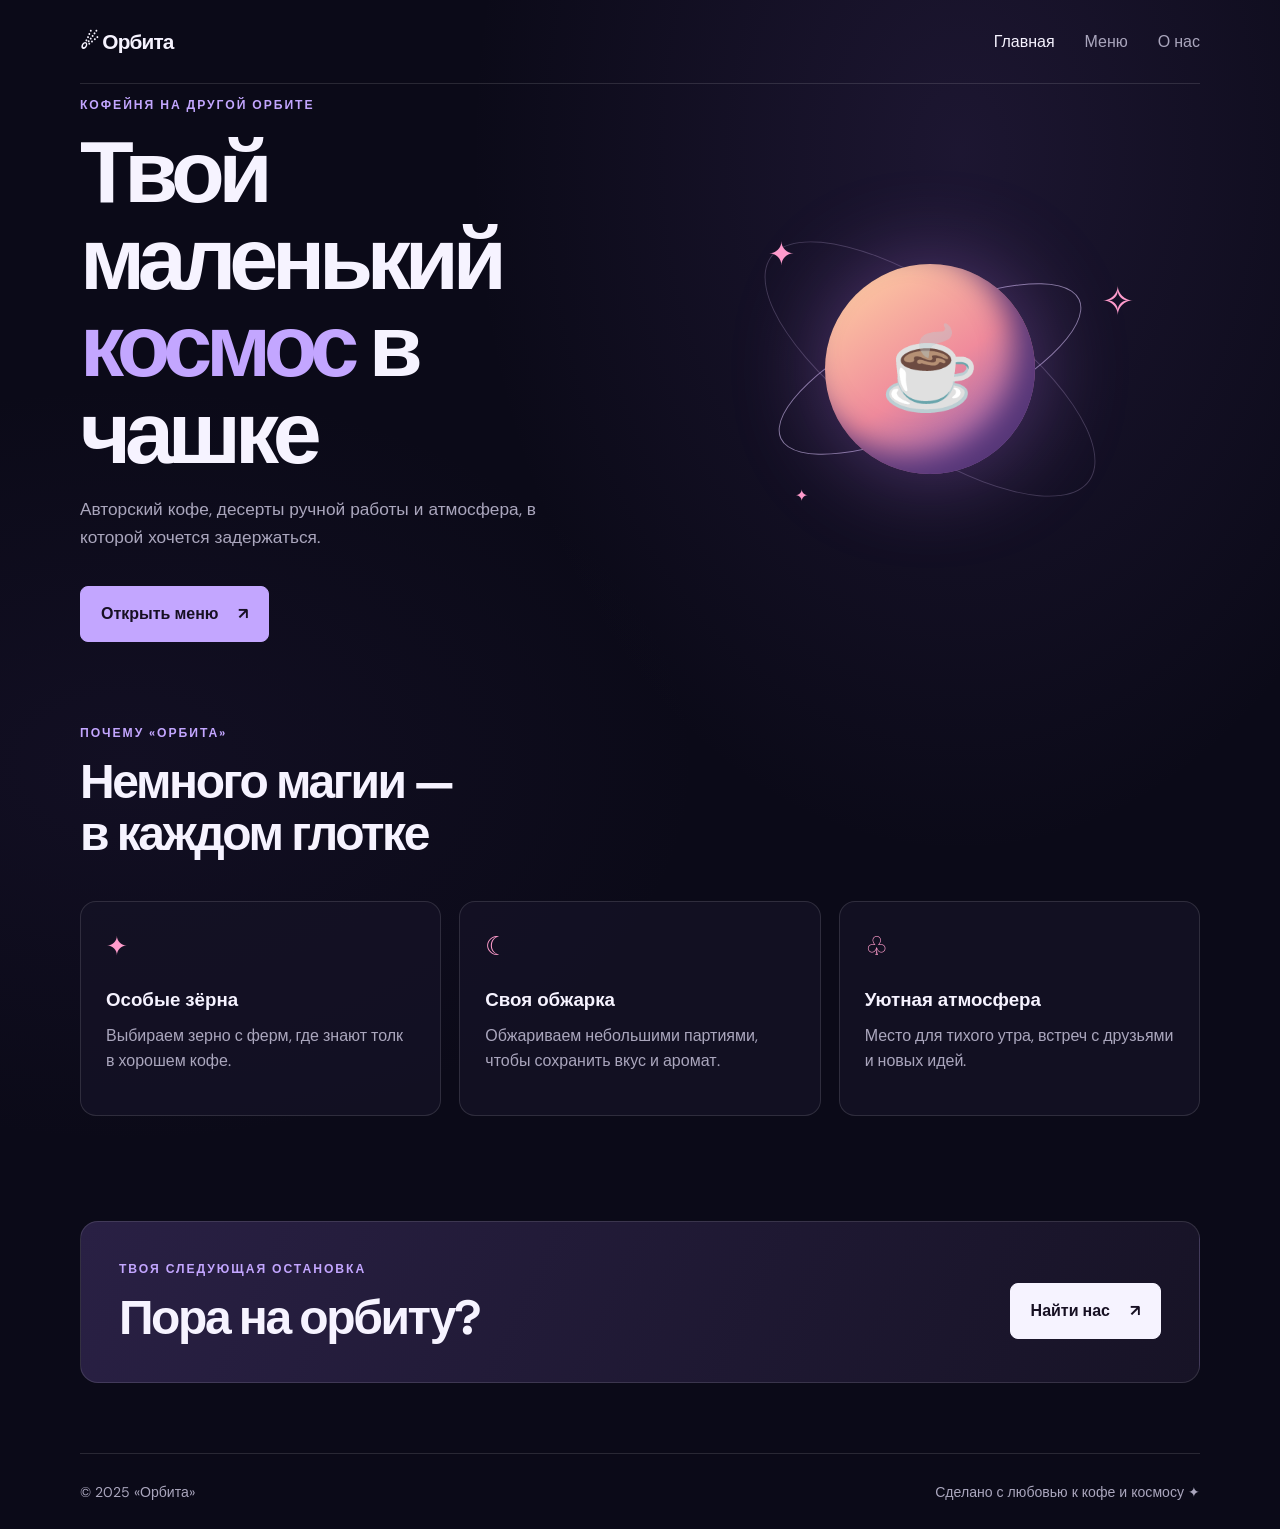
<file: Итоговая/index.html>
<!DOCTYPE html>
<html lang="ru">
<head>
  <meta charset="UTF-8">
  <meta name="viewport" content="width=device-width, initial-scale=1.0">
  <meta name="description" content="Космическая кофейня — кофе и десерты на другой орбите.">
  <title>Орбита — космическая кофейня</title>
  <link rel="stylesheet" href="style.css">
  <script src="script.js" defer></script>
</head>
<body>
  <header class="header">
    <a class="logo" href="index.html">☄ Орбита</a>
    <nav class="nav" aria-label="Основная навигация">
      <a class="active" href="index.html">Главная</a>
      <a href="menu.html">Меню</a>
      <a href="about.html">О нас</a>
    </nav>
  </header>

  <main>
    <section class="hero reveal">
      <div class="hero-copy">
        <p class="eyebrow">КОФЕЙНЯ НА ДРУГОЙ ОРБИТЕ</p>
        <h1>Твой маленький<br><span>космос</span> в чашке</h1>
        <p class="intro">
          Авторский кофе, десерты ручной работы и атмосфера,
          в которой хочется задержаться.
        </p>
        <a class="button" href="menu.html">Открыть меню <span>↗</span></a>
      </div>

      <div class="planet-scene" aria-label="Иллюстрация планеты">
        <div class="orbit orbit-one"></div>
        <div class="orbit orbit-two"></div>
        <div class="planet">☕</div>
        <span class="star star-one">✦</span>
        <span class="star star-two">✧</span>
        <span class="star star-three">✦</span>
      </div>
    </section>

    <section class="section reveal">
      <p class="eyebrow">ПОЧЕМУ «ОРБИТА»</p>
      <h2>Немного магии —<br>в каждом глотке</h2>

      <div class="card-grid">
        <article class="info-card tilt-card">
          <span class="card-icon">✦</span>
          <h3>Особые зёрна</h3>
          <p>Выбираем зерно с ферм, где знают толк в хорошем кофе.</p>
        </article>
        <article class="info-card tilt-card">
          <span class="card-icon">☾</span>
          <h3>Своя обжарка</h3>
          <p>Обжариваем небольшими партиями, чтобы сохранить вкус и аромат.</p>
        </article>
        <article class="info-card tilt-card">
          <span class="card-icon">♧</span>
          <h3>Уютная атмосфера</h3>
          <p>Место для тихого утра, встреч с друзьями и новых идей.</p>
        </article>
      </div>
    </section>

    <section class="callout reveal">
      <div>
        <p class="eyebrow">ТВОЯ СЛЕДУЮЩАЯ ОСТАНОВКА</p>
        <h2>Пора на орбиту?</h2>
      </div>
      <a class="button button-light" href="about.html">Найти нас <span>↗</span></a>
    </section>
  </main>

  <footer class="footer">
    <span>© 2025 «Орбита»</span>
    <span>Сделано с любовью к кофе и космосу ✦</span>
  </footer>
</body>
</html>
</file>
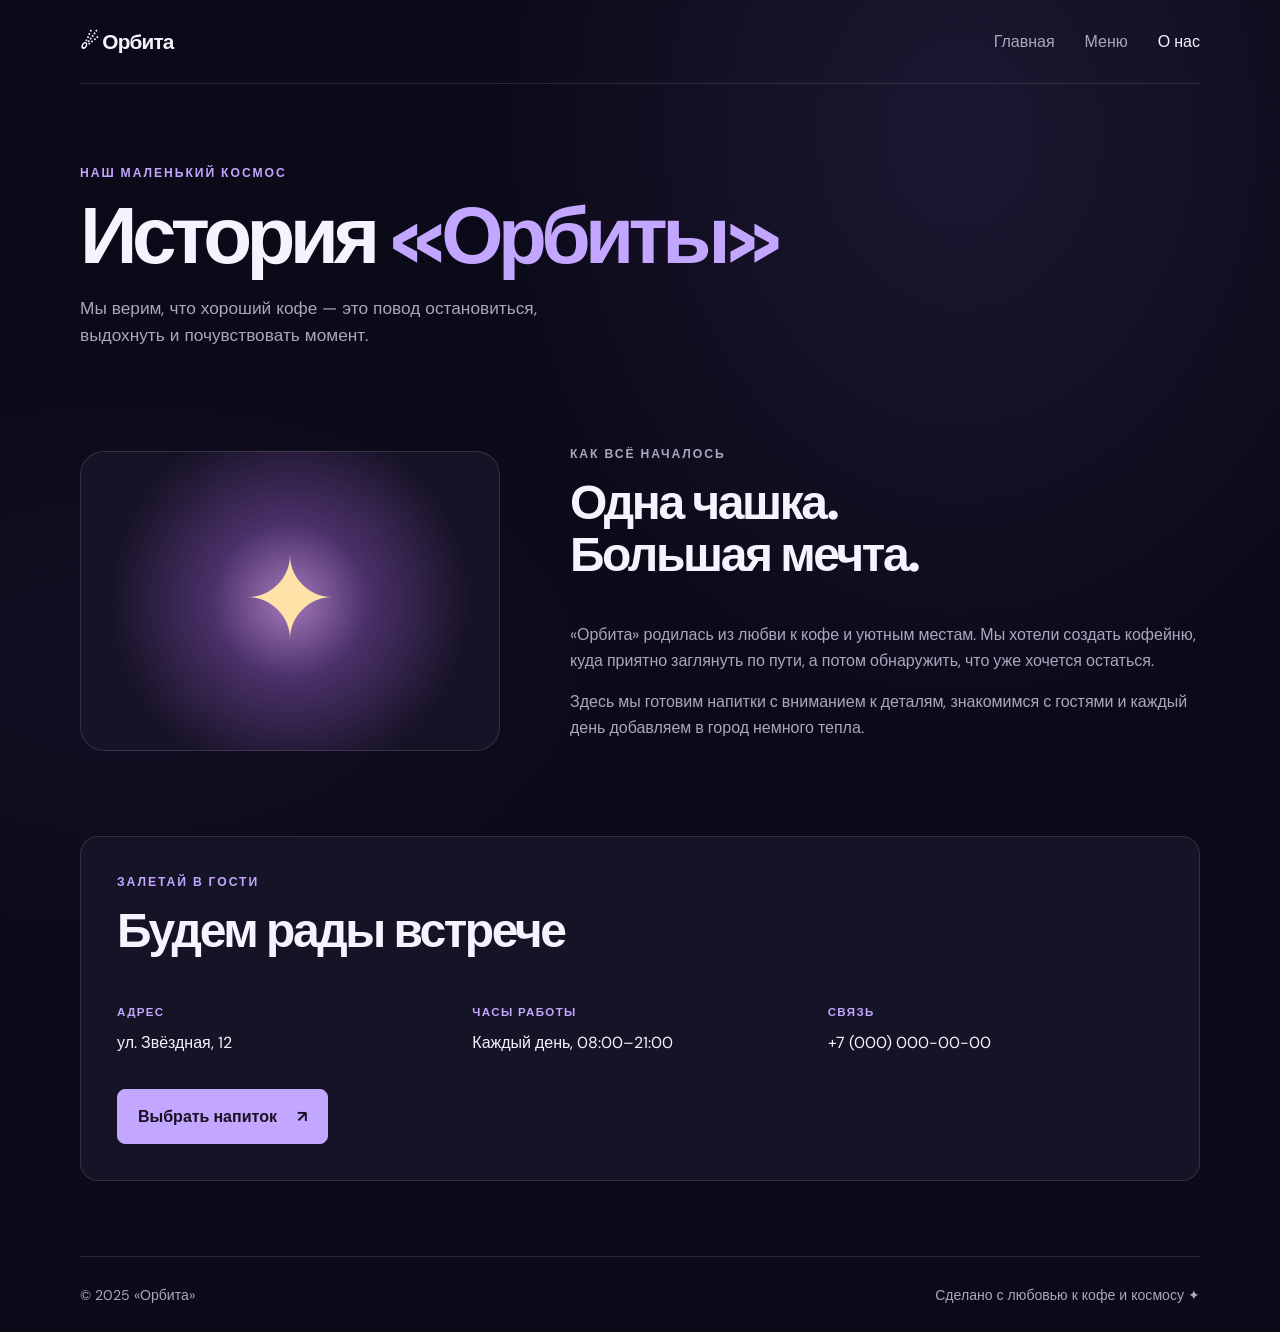
<file: Итоговая/about.html>
<!DOCTYPE html>
<html lang="ru">
<head>
  <meta charset="UTF-8">
  <meta name="viewport" content="width=device-width, initial-scale=1.0">
  <meta name="description" content="История и контакты космической кофейни «Орбита».">
  <title>О нас — Орбита</title>
  <link rel="stylesheet" href="style.css">
  <script src="script.js" defer></script>
</head>
<body>
  <header class="header">
    <a class="logo" href="index.html">☄ Орбита</a>
    <nav class="nav" aria-label="Основная навигация">
      <a href="index.html">Главная</a>
      <a href="menu.html">Меню</a>
      <a class="active" href="about.html">О нас</a>
    </nav>
  </header>

  <main>
    <section class="page-heading reveal">
      <p class="eyebrow">НАШ МАЛЕНЬКИЙ КОСМОС</p>
      <h1>История <span>«Орбиты»</span></h1>
      <p class="intro">
        Мы верим, что хороший кофе — это повод остановиться,
        выдохнуть и почувствовать момент.
      </p>
    </section>

    <section class="story section reveal">
      <div class="story-planet tilt-card">✦</div>
      <div>
        <p class="eyebrow">КАК ВСЁ НАЧАЛОСЬ</p>
        <h2>Одна чашка.<br>Большая мечта.</h2>
        <p>
          «Орбита» родилась из любви к кофе и уютным местам.
          Мы хотели создать кофейню, куда приятно заглянуть по пути,
          а потом обнаружить, что уже хочется остаться.
        </p>
        <p>
          Здесь мы готовим напитки с вниманием к деталям, знакомимся
          с гостями и каждый день добавляем в город немного тепла.
        </p>
      </div>
    </section>

    <section class="contact-panel reveal">
      <p class="eyebrow">ЗАЛЕТАЙ В ГОСТИ</p>
      <h2>Будем рады встрече</h2>
      <div class="contact-grid">
        <div><span class="contact-label">АДРЕС</span><p>ул. Звёздная, 12</p></div>
        <div><span class="contact-label">ЧАСЫ РАБОТЫ</span><p>Каждый день, 08:00–21:00</p></div>
        <div><span class="contact-label">СВЯЗЬ</span><p><a href="tel:+70000000000">+7 (000) 000-00-00</a></p></div>
      </div>
      <a class="button" href="menu.html">Выбрать напиток <span>↗</span></a>
    </section>
  </main>

  <footer class="footer">
    <span>© 2025 «Орбита»</span>
    <span>Сделано с любовью к кофе и космосу ✦</span>
  </footer>
</body>
</html>
</file>
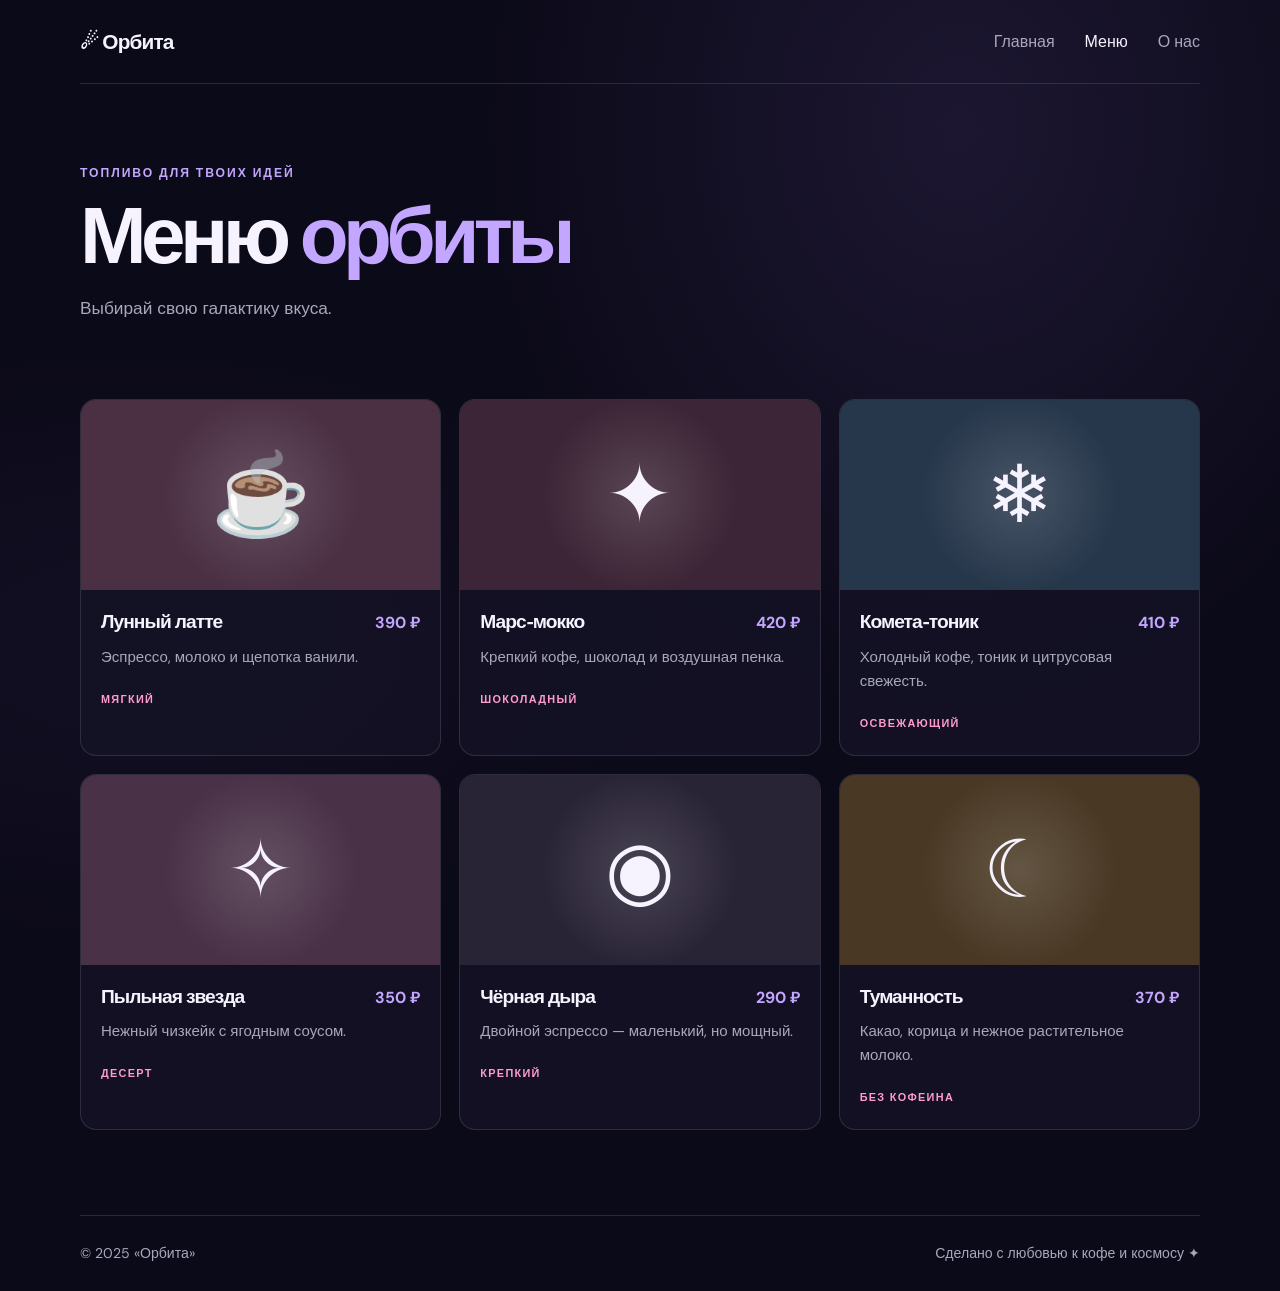
<file: Итоговая/menu.html>
<!DOCTYPE html>
<html lang="ru">
<head>
  <meta charset="UTF-8">
  <meta name="viewport" content="width=device-width, initial-scale=1.0">
  <meta name="description" content="Меню космической кофейни «Орбита».">
  <title>Меню — Орбита</title>
  <link rel="stylesheet" href="style.css">
  <script src="script.js" defer></script>
</head>
<body>
  <header class="header">
    <a class="logo" href="index.html">☄ Орбита</a>
    <nav class="nav" aria-label="Основная навигация">
      <a href="index.html">Главная</a>
      <a class="active" href="menu.html">Меню</a>
      <a href="about.html">О нас</a>
    </nav>
  </header>

  <main>
    <section class="page-heading reveal">
      <p class="eyebrow">ТОПЛИВО ДЛЯ ТВОИХ ИДЕЙ</p>
      <h1>Меню <span>орбиты</span></h1>
      <p class="intro">Выбирай свою галактику вкуса.</p>
    </section>

    <section class="section menu-grid">
      <article class="menu-card tilt-card reveal">
        <div class="drink-art art-latte">☕</div>
        <div class="menu-details">
          <div class="menu-title"><h2>Лунный латте</h2><span>390 ₽</span></div>
          <p>Эспрессо, молоко и щепотка ванили.</p>
          <span class="tag">МЯГКИЙ</span>
        </div>
      </article>

      <article class="menu-card tilt-card reveal">
        <div class="drink-art art-mocha">✦</div>
        <div class="menu-details">
          <div class="menu-title"><h2>Марс-мокко</h2><span>420 ₽</span></div>
          <p>Крепкий кофе, шоколад и воздушная пенка.</p>
          <span class="tag">ШОКОЛАДНЫЙ</span>
        </div>
      </article>

      <article class="menu-card tilt-card reveal">
        <div class="drink-art art-cold">❄</div>
        <div class="menu-details">
          <div class="menu-title"><h2>Комета-тоник</h2><span>410 ₽</span></div>
          <p>Холодный кофе, тоник и цитрусовая свежесть.</p>
          <span class="tag">ОСВЕЖАЮЩИЙ</span>
        </div>
      </article>

      <article class="menu-card tilt-card reveal">
        <div class="drink-art art-cake">✧</div>
        <div class="menu-details">
          <div class="menu-title"><h2>Пыльная звезда</h2><span>350 ₽</span></div>
          <p>Нежный чизкейк с ягодным соусом.</p>
          <span class="tag">ДЕСЕРТ</span>
        </div>
      </article>

      <article class="menu-card tilt-card reveal">
        <div class="drink-art art-espresso">◉</div>
        <div class="menu-details">
          <div class="menu-title"><h2>Чёрная дыра</h2><span>290 ₽</span></div>
          <p>Двойной эспрессо — маленький, но мощный.</p>
          <span class="tag">КРЕПКИЙ</span>
        </div>
      </article>

      <article class="menu-card tilt-card reveal">
        <div class="drink-art art-cocoa">☾</div>
        <div class="menu-details">
          <div class="menu-title"><h2>Туманность</h2><span>370 ₽</span></div>
          <p>Какао, корица и нежное растительное молоко.</p>
          <span class="tag">БЕЗ КОФЕИНА</span>
        </div>
      </article>
    </section>
  </main>

  <footer class="footer">
    <span>© 2025 «Орбита»</span>
    <span>Сделано с любовью к кофе и космосу ✦</span>
  </footer>
</body>
</html>
</file>
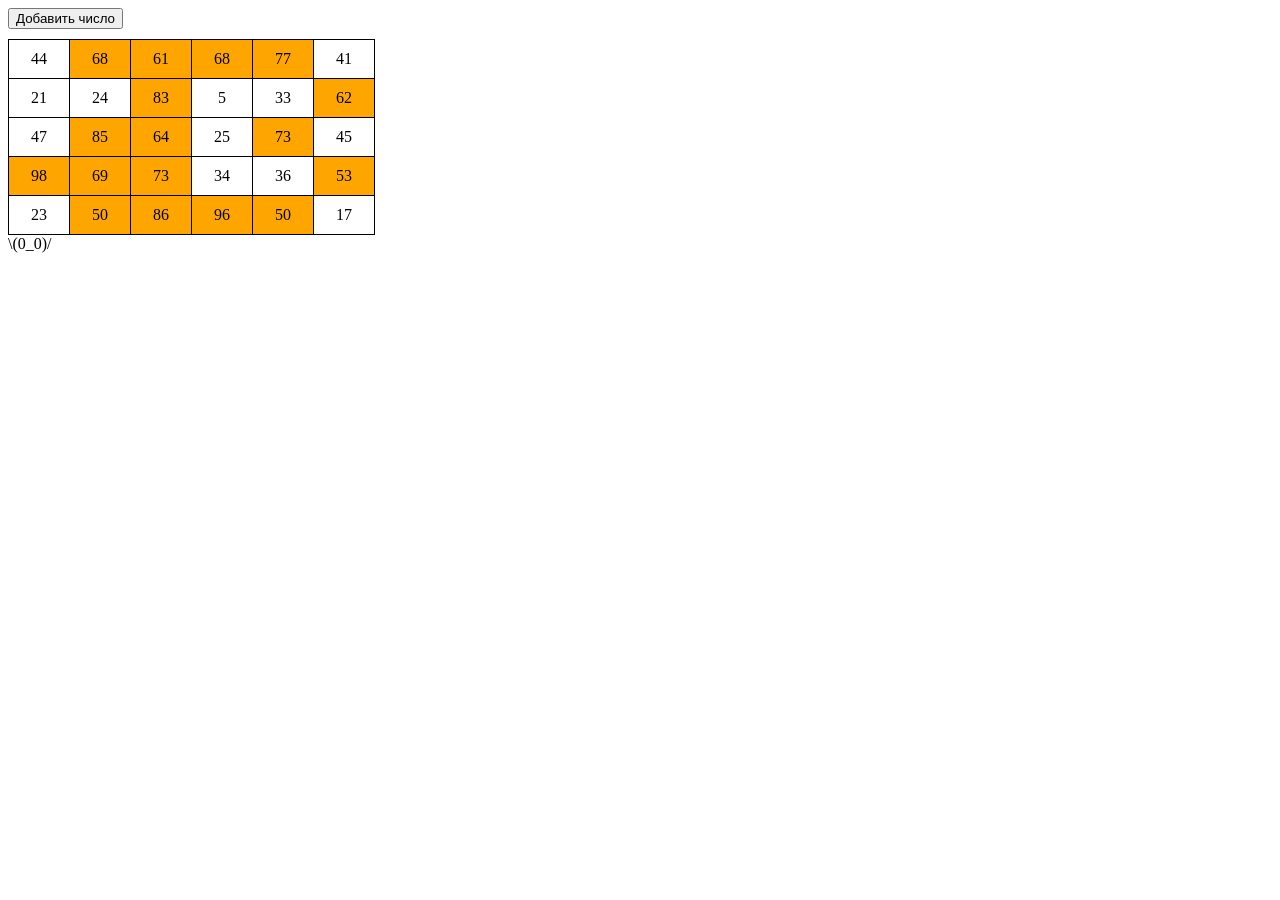
<file: КТ1/my.html>
<!DOCTYPE html>
<html lang="ru">
<head>
  <meta charset="UTF-8">
  <title>Таблица случайных чисел</title>
  <style>
    table {
      border-collapse: collapse;
      margin-top: 10px;
    }

    td {
      border: 1px solid black;
      padding: 10px;
      text-align: center;
      width: 40px;
    }
  </style>
</head>
<body>
  <button onclick="foo()">Добавить число</button>

  <table id="numberTable"></table>

  <script>
    const table = document.getElementById("numberTable");
    const columns = 6;

    function addRandomNumber() {
      const number = Math.floor(Math.random() * 100);

      let row = table.lastElementChild;

      if (!row || row.children.length === columns) {
        row = document.createElement("tr");
        table.appendChild(row);
      }

      const cell = document.createElement("td");
      cell.textContent = number;

      if (number >= 50) {
        cell.style.backgroundColor = "orange";
      }

      row.appendChild(cell);
    }
    for (let i = 0; i < 30; i++) {
      addRandomNumber();
    }
    function foo() {
      addRandomNumber();
    }
  </script>
</body>
</html>   

        \(0_0)/
</file>
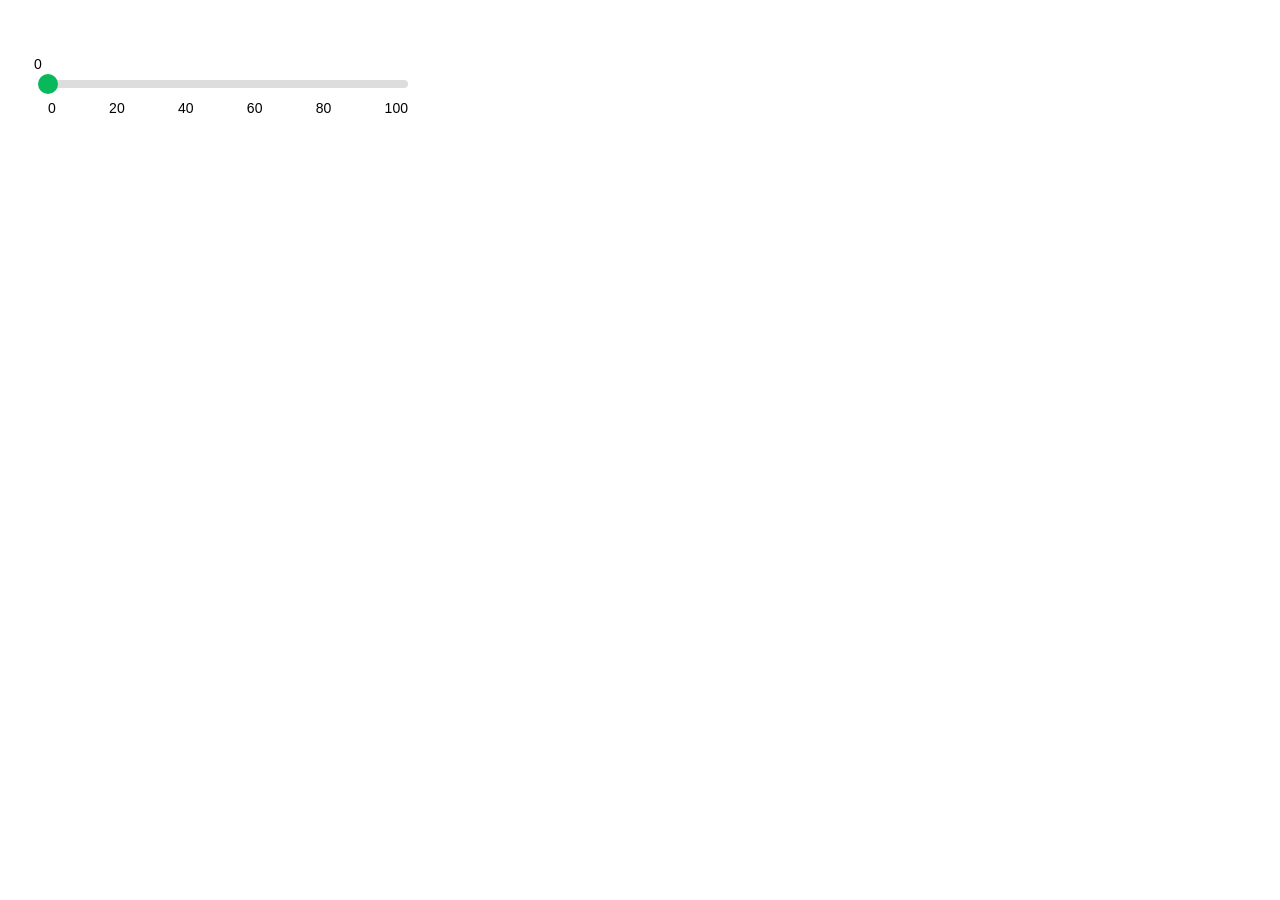
<file: КТ4/work.html>
<!DOCTYPE html>
<html lang="ru">
<head>
  <meta charset="UTF-8">
  <meta name="viewport" content="width=device-width, initial-scale=1">
  <title>Слайдер</title>

  <style>
    .slider {
      width: 360px;
      margin: 80px 40px;
      user-select: none;
    }
    .slider-track {
      position: relative;
      height: 8px;
      border-radius: 4px;
      background: #ddd;
      cursor: pointer;
    }
    .slider-fill {
      height: 100%;
      width: 0;
      border-radius: 4px;
      background: #08b85a;
    }
    .slider-thumb {
      position: absolute;
      top: 50%;
      left: 0;
      width: 20px;
      height: 20px;
      border-radius: 50%;
      background: #08b85a;
      transform: translate(-50%, -50%);
      cursor: grab;
    }
    .slider-thumb:active {
      cursor: grabbing;
    }
    .slider-value {
      position: absolute;
      left: 0;
      bottom: 22px;
      transform: translateX(-50%);
      min-width: 24px;
      text-align: center;
      font-family: Arial, sans-serif;
      font-size: 14px;
    }
    .slider-labels {
      display: flex;
      justify-content: space-between;
      margin-top: 12px;
      font-family: Arial, sans-serif;
      font-size: 14px;
    }
  </style>
</head>
<body>
 <div class="slider">
 <div class="slider-track" id="track">
 <div class="slider-fill" id="fill"></div>
 <div class="slider-thumb" id="thumb">
 <span class="slider-value" id="value">0</span>
 </div>
    </div>

         <div class="slider-labels">
           <span>0</span>
             <span>20</span>
              <span>40</span>
                <span>60</span>
                <span>80</span>
                <span>100</span>
                </div>
                </div>
               <script>
 const track = document.getElementById("track");
 const thumb = document.getElementById("thumb");
 const fill = document.getElementById("fill");
 const valueText = document.getElementById("value");

  let value = 0;
 let isDragging = false;

  function setValueFromMouse(event) {
    const rect = track.getBoundingClientRect();

      let position = (event.clientX - rect.left) / rect.width;
      position = Math.max(0, Math.min(1, position));

      value = Math.round(position * 100);

   thumb.style.left = value + "%";
      fill.style.width = value + "%";
      valueText.textContent = value;
    }

    track.addEventListener("mousedown", function(event) {
    isDragging = true;
      setValueFromMouse(event);
    });

  document.addEventListener("mousemove", function(event) {
     if (isDragging) {
     setValueFromMouse(event);
      }
    });

    document.addEventListener("mouseup", function() {
      isDragging = false;
    });
  </script>
</body>
</html>
</file>
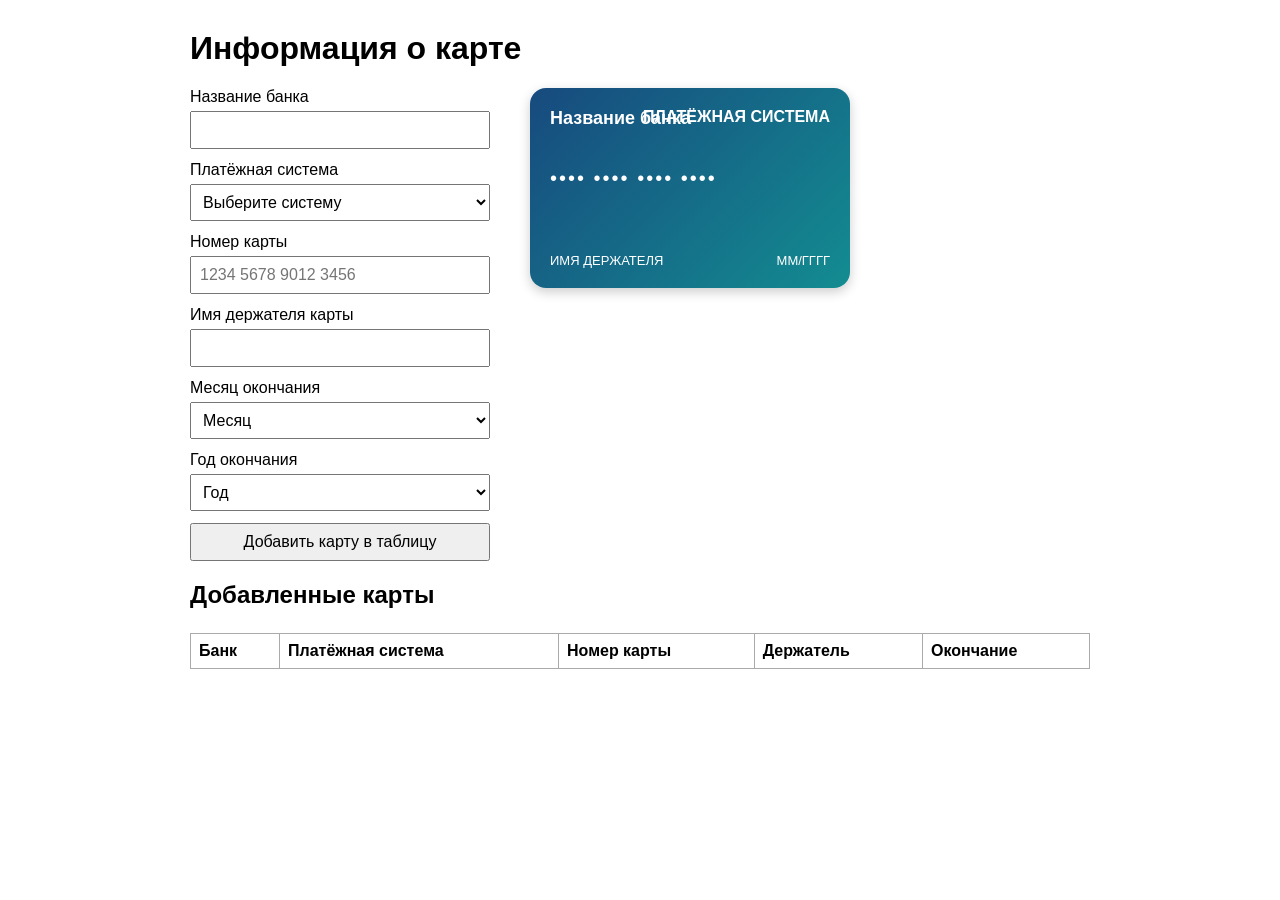
<file: КТ5/anymore.html>
<!DOCTYPE html>
<html lang="ru">
<head>
<meta charset="UTF-8">
<meta name="viewport" content="width=device-width, initial-scale=1">
<title>Банковская карта</title>

  <style>
    body {
      max-width: 900px;
      margin: 30px auto;
      padding: 0 16px;
      font-family: Arial, sans-serif;
    }

    .layout {
      display: flex;
      align-items: flex-start;
      gap: 40px;
      flex-wrap: wrap;
    }
    form {
      display: grid;
      gap: 12px;
      width: 300px;
    }

    label {
      display: grid;
      gap: 5px;
    }
    input,
    select,
    button {
      padding: 8px;
      font: inherit;
    }
    .bank-card {
      position: relative;
      box-sizing: border-box;
      width: 320px;
      height: 200px;
      padding: 20px;
      border-radius: 16px;
      color: white;
      background: linear-gradient(135deg, #174a7e, #138c91);
      box-shadow: 0 4px 12px #0003;
    }
    .card-bank {
      font-size: 18px;
      font-weight: bold;
    }
    .card-system {
      position: absolute;
      top: 20px;
      right: 20px;
      font-weight: bold;
    }
    .card-number {
      margin-top: 38px;
      font-size: 20px;
      letter-spacing: 2px;
    }
    .card-bottom {
      position: absolute;
  right: 20px;
     bottom: 20px;
     left: 20px;
     display: flex;
     justify-content: space-between;
     gap: 12px;
      font-size: 13px;
     text-transform: uppercase;
    }
    table {
      width: 100%;
      margin-top: 24px;
      border-collapse: collapse;
    }
    th,
    td {
      padding: 8px;
      border: 1px solid #aaa;
      text-align: left;
    }
  </style>
</head>
<body>
  <h1>Информация о карте</h1>

  <div class="layout">
    <form id="cardForm">
      <label>
        Название банка
         <input id="bank" type="text" required>
          </label>

       <label>
        Платёжная система
        <select id="system" required>
          <option value="">Выберите систему</option>
          <option value="Visa">Visa</option>
          <option value="Mastercard">Mastercard</option>
          <option value="МИР">МИР</option>
        </select>
      </label>

      <label>
        Номер карты
        <input
          id="number"
          type="text"
          inputmode="numeric"
          maxlength="19"
          placeholder="1234 5678 9012 3456"
          required
        >
      </label>

      <label>
        Имя держателя карты
        <input id="holder" type="text" required>
      </label>

      <label>
        Месяц окончания
        <select id="month" required>
          <option value="">Месяц</option>
        </select>
      </label>

      <label>
        Год окончания
        <select id="year" required>
          <option value="">Год</option>
        </select>
      </label>

      <button type="submit">Добавить карту в таблицу</button>
    </form>

    <div class="bank-card">
      <div class="card-bank" id="previewBank">Название банка</div>
      <div class="card-system" id="previewSystem">ПЛАТЁЖНАЯ СИСТЕМА</div>
      <div class="card-number" id="previewNumber">•••• •••• •••• ••••</div>

      <div class="card-bottom">
        <span id="previewHolder">ИМЯ ДЕРЖАТЕЛЯ</span>
        <span id="previewExpiry">ММ/ГГГГ</span>
      </div>
      </div>
      </div>

  <h2>Добавленные карты</h2>

    <table>
    <thead>
      <tr>
        <th>Банк</th>
        <th>Платёжная система</th>
        <th>Номер карты</th>
        <th>Держатель</th>
        <th>Окончание</th>
      </tr>
     </thead>
    <tbody id="cardTable"></tbody>
    </table>
   <script>
    const form = document.getElementById("cardForm");
    const numberInput = document.getElementById("number");
    const monthSelect = document.getElementById("month");
    const yearSelect = document.getElementById("year");

    for (let month = 1; month <= 12; month++) {
      const option = document.createElement("option");
      option.value = String(month).padStart(2, "0");
      option.textContent = String(month).padStart(2, "0");
      monthSelect.appendChild(option);
    }

    const currentYear = new Date().getFullYear();

    for (let year = currentYear; year <= currentYear + 10; year++) {
      const option = document.createElement("option");
      option.value = year;
      option.textContent = year;
      yearSelect.appendChild(option);
    }

    function updatePreview() {
      document.getElementById("previewBank").textContent =
        document.getElementById("bank").value || "Название банка";

      document.getElementById("previewSystem").textContent =
        document.getElementById("system").value || "ПЛАТЁЖНАЯ СИСТЕМА";

      const digits = numberInput.value.replace(/\D/g, "").slice(0, 16);
      numberInput.value = digits.replace(/(\d{4})(?=\d)/g, "$1 ");

      document.getElementById("previewNumber").textContent =
        numberInput.value || "•••• •••• •••• ••••";

      document.getElementById("previewHolder").textContent =
        document.getElementById("holder").value.toUpperCase() ||
        "ИМЯ ДЕРЖАТЕЛЯ";
      const month = monthSelect.value;
      const year = yearSelect.value;
      document.getElementById("previewExpiry").textContent =
        month && year ? `${month}/${year}` : "ММ/ГГГГ";
    }
    form.addEventListener("input", updatePreview);
    form.addEventListener("change", updatePreview);

    form.addEventListener("submit", function(event) {
      event.preventDefault();
      const digits = numberInput.value.replace(/\D/g, "");

      if (digits.length !== 16) {
        alert("Номер карты должен содержать 16 цифр.");
        return;
      }
      const row = document.createElement("tr");
      const values = [
        document.getElementById("bank").value,
        document.getElementById("system").value,
        numberInput.value,
        document.getElementById("holder").value,
        `${monthSelect.value}/${yearSelect.value}`
      ];
      values.forEach(function(value) {
        const cell = document.createElement("td");
        cell.textContent = value;
        row.appendChild(cell);
      });

      document.getElementById("cardTable").appendChild(row);

      form.reset();
      updatePreview();
    });

    updatePreview();
  </script>
</body>
</html>
</file>
<file: Итоговая/style.css>
@import url('https://fonts.googleapis.com/css2?family=DM+Sans:wght@400;500;600;700&family=Space+Grotesk:wght@400;500;600;700&display=swap');

:root {
  --bg: #0b0a18;
  --panel: #151326;
  --text: #f6f3ff;
  --muted: #aaa6bd;
  --accent: #c3a6ff;
  --pink: #ff9ccc;
  --line: rgba(255, 255, 255, 0.12);
}

* { box-sizing: border-box; }

html { scroll-behavior: smooth; }

body {
  margin: 0;
  color: var(--text);
  background:
    radial-gradient(ellipse at 75% 10%, rgba(99, 70, 150, .2), transparent 36%),
    radial-gradient(ellipse at 10% 50%, rgba(70, 50, 115, .12), transparent 35%),
    var(--bg);
  font-family: "DM Sans", sans-serif;
  line-height: 1.6;
}

a { color: inherit; text-decoration: none; }

a:focus-visible, button:focus-visible {
  outline: 3px solid var(--pink);
  outline-offset: 5px;
  border-radius: 5px;
}

.header, .footer {
  width: min(1120px, calc(100% - 48px));
  margin: auto;
  display: flex;
  align-items: center;
  justify-content: space-between;
}

.header {
  min-height: 84px;
  border-bottom: 1px solid var(--line);
}

.logo {
  font: 700 1.3rem "Space Grotesk", sans-serif;
  letter-spacing: -.04em;
}

.nav { display: flex; gap: 30px; }

.nav a {
  color: var(--muted);
  transition: color .2s ease;
}

.nav a:hover, .nav a.active { color: var(--text); }

main { width: min(1120px, calc(100% - 48px)); margin: auto; }

.hero {
  min-height: 570px;
  display: grid;
  grid-template-columns: 1fr 1fr;
  align-items: center;
  gap: 40px;
}

.eyebrow {
  color: var(--accent);
  font-size: .76rem;
  font-weight: 700;
  letter-spacing: .16em;
}

h1, h2, h3, p { margin-top: 0; }

h1, h2, h3 { font-family: "Space Grotesk", sans-serif; }

h1 {
  margin-bottom: 20px;
  font-size: clamp(3rem, 7vw, 5.5rem);
  line-height: .99;
  letter-spacing: -.07em;
}

h1 span, .page-heading h1 span { color: var(--accent); }

.intro { max-width: 490px; color: var(--muted); font-size: 1.08rem; }

.button {
  display: inline-flex;
  align-items: center;
  gap: 20px;
  margin-top: 18px;
  padding: 14px 20px;
  border: 1px solid var(--accent);
  border-radius: 8px;
  background: var(--accent);
  color: #171023;
  font-weight: 700;
  transition: transform .2s, box-shadow .2s;
}

.button:hover {
  transform: translateY(-3px);
  box-shadow: 0 10px 35px rgba(195, 166, 255, .28);
}

.planet-scene {
  min-height: 400px;
  position: relative;
  display: grid;
  place-items: center;
}

.planet {
  z-index: 1;
  display: grid;
  place-items: center;
  width: 210px;
  height: 210px;
  border-radius: 50%;
  background: linear-gradient(145deg, #ffd6a2, #f08b9c 52%, #7652b6);
  box-shadow: 0 0 90px rgba(201, 129, 255, .35), inset -20px -18px 30px #553677;
  font-size: 5rem;
  animation: float 4s ease-in-out infinite;
}

.orbit {
  position: absolute;
  width: 330px;
  height: 110px;
  border: 1px solid rgba(225, 205, 255, .55);
  border-radius: 50%;
  transform: rotate(-25deg);
}

.orbit-two {
  width: 390px;
  height: 150px;
  transform: rotate(35deg);
  opacity: .4;
}

.star { position: absolute; color: var(--pink); animation: twinkle 2s infinite alternate; }
.star-one { top: 15%; left: 20%; font-size: 2rem; }
.star-two { right: 12%; top: 25%; font-size: 2.5rem; animation-delay: .5s; }
.star-three { bottom: 15%; left: 25%; animation-delay: 1s; }

.section { padding: 70px 0; }

.section h2, .contact-panel h2, .callout h2 {
  font-size: clamp(2rem, 4vw, 3rem);
  line-height: 1.1;
  letter-spacing: -.05em;
}

.card-grid, .menu-grid {
  display: grid;
  grid-template-columns: repeat(3, 1fr);
  gap: 18px;
  margin-top: 32px;
}

.info-card, .menu-card {
  border: 1px solid var(--line);
  border-radius: 16px;
  background: rgba(21, 19, 38, .84);
}

.info-card { padding: 25px; }

.card-icon { color: var(--pink); font-size: 1.6rem; }
.info-card h3 { margin: 17px 0 8px; }
.info-card p, .menu-card p, .story p { color: var(--muted); }

.tilt-card {
  transform-style: preserve-3d;
  transition: transform .18s ease, border-color .2s, box-shadow .2s;
}

.tilt-card:hover {
  border-color: rgba(195, 166, 255, .55);
  box-shadow: 0 15px 45px rgba(0, 0, 0, .25);
}

.callout {
  margin: 35px 0 70px;
  padding: 38px;
  border: 1px solid var(--line);
  border-radius: 18px;
  background: linear-gradient(115deg, #292044, #171326);
  display: flex;
  align-items: center;
  justify-content: space-between;
  gap: 20px;
}

.callout h2 { margin-bottom: 0; }

.button-light {
  flex: 0 0 auto;
  border-color: var(--text);
  background: var(--text);
}

.footer {
  min-height: 76px;
  border-top: 1px solid var(--line);
  color: var(--muted);
  font-size: .88rem;
}

.page-heading { padding: 80px 0 25px; }
.page-heading h1 { font-size: clamp(3rem, 7vw, 5rem); }
.page-heading .intro { margin-bottom: 0; }

.menu-grid { padding-top: 20px; padding-bottom: 85px; }

.menu-card { overflow: hidden; }

.drink-art {
  height: 190px;
  display: grid;
  place-items: center;
  font-size: 5rem;
  background: radial-gradient(circle, rgba(255,255,255,.15), transparent 48%), #302141;
}

.art-latte { background-color: #4b3044; }
.art-mocha { background-color: #3c2536; }
.art-cold { background-color: #27374b; }
.art-cake { background-color: #493147; }
.art-espresso { background-color: #292336; }
.art-cocoa { background-color: #493824; }

.menu-details { padding: 20px; }
.menu-title { display: flex; justify-content: space-between; gap: 10px; align-items: baseline; }
.menu-title h2 { margin: 0; font-size: 1.2rem; }
.menu-title span { color: var(--accent); white-space: nowrap; font-weight: 700; }
.menu-details p { margin: 9px 0 16px; font-size: .94rem; }

.tag {
  color: var(--pink);
  font-size: .68rem;
  font-weight: 700;
  letter-spacing: .12em;
}

.story {
  display: grid;
  grid-template-columns: .8fr 1.2fr;
  align-items: center;
  gap: 70px;
}

.story-planet {
  min-height: 300px;
  display: grid;
  place-items: center;
  border: 1px solid var(--line);
  border-radius: 24px;
  background: radial-gradient(circle, #a579bd, #4b3169 30%, #171326 70%);
  font-size: 7rem;
  color: #ffe2a8;
}

.contact-panel {
  margin: 10px 0 75px;
  padding: 36px;
  border: 1px solid var(--line);
  border-radius: 18px;
  background: var(--panel);
}

.contact-grid {
  display: grid;
  grid-template-columns: repeat(3, 1fr);
  gap: 20px;
  margin: 30px 0 15px;
}

.contact-label { color: var(--accent); font-size: .72rem; font-weight: 700; letter-spacing: .12em; }
.contact-grid p { margin: 7px 0 0; }

.reveal {
  opacity: 0;
  transform: translateY(22px);
  transition: opacity .65s ease, transform .65s ease;
}

.reveal.visible { opacity: 1; transform: translateY(0); }

body.warp .star, body.warp .planet {
  animation-duration: .45s;
}

body.warp::after {
  content: "✦";
  position: fixed;
  z-index: 5;
  inset: 0;
  display: grid;
  place-items: center;
  color: white;
  font-size: 8rem;
  pointer-events: none;
  animation: flash .65s ease-out forwards;
}

@keyframes float {
  0%, 100% { transform: translateY(0); }
  50% { transform: translateY(-14px); }
}

@keyframes twinkle {
  from { opacity: .35; transform: scale(.85); }
  to { opacity: 1; transform: scale(1.15); }
}

@keyframes flash {
  0% { opacity: 0; transform: scale(.2); }
  35% { opacity: .9; transform: scale(1); }
  100% { opacity: 0; transform: scale(2.5); }
}

@media (max-width: 760px) {
  .hero { grid-template-columns: 1fr; padding: 65px 0 20px; }
  .planet-scene { min-height: 340px; }
  .card-grid, .menu-grid { grid-template-columns: repeat(2, 1fr); }
  .story { grid-template-columns: 1fr; gap: 35px; }
}

@media (max-width: 520px) {
  .header, .footer, main { width: min(100% - 32px, 1120px); }
  .header { min-height: 72px; align-items: flex-start; padding: 17px 0; gap: 12px; flex-direction: column; }
  .nav { width: 100%; justify-content: space-between; gap: 10px; font-size: .9rem; }
  .card-grid, .menu-grid, .contact-grid { grid-template-columns: 1fr; }
  .callout { align-items: flex-start; flex-direction: column; padding: 26px; }
  .footer { padding: 18px 0; align-items: flex-start; flex-direction: column; gap: 5px; }
  .planet { width: 170px; height: 170px; }
  .orbit { width: 280px; }
  .orbit-two { width: 320px; }
  .contact-panel { padding: 25px; }
}

@media (prefers-reduced-motion: reduce) {
  *, *::before, *::after {
    scroll-behavior: auto !important;
    animation-duration: .01ms !important;
    transition-duration: .01ms !important;
  }
}
</file>
